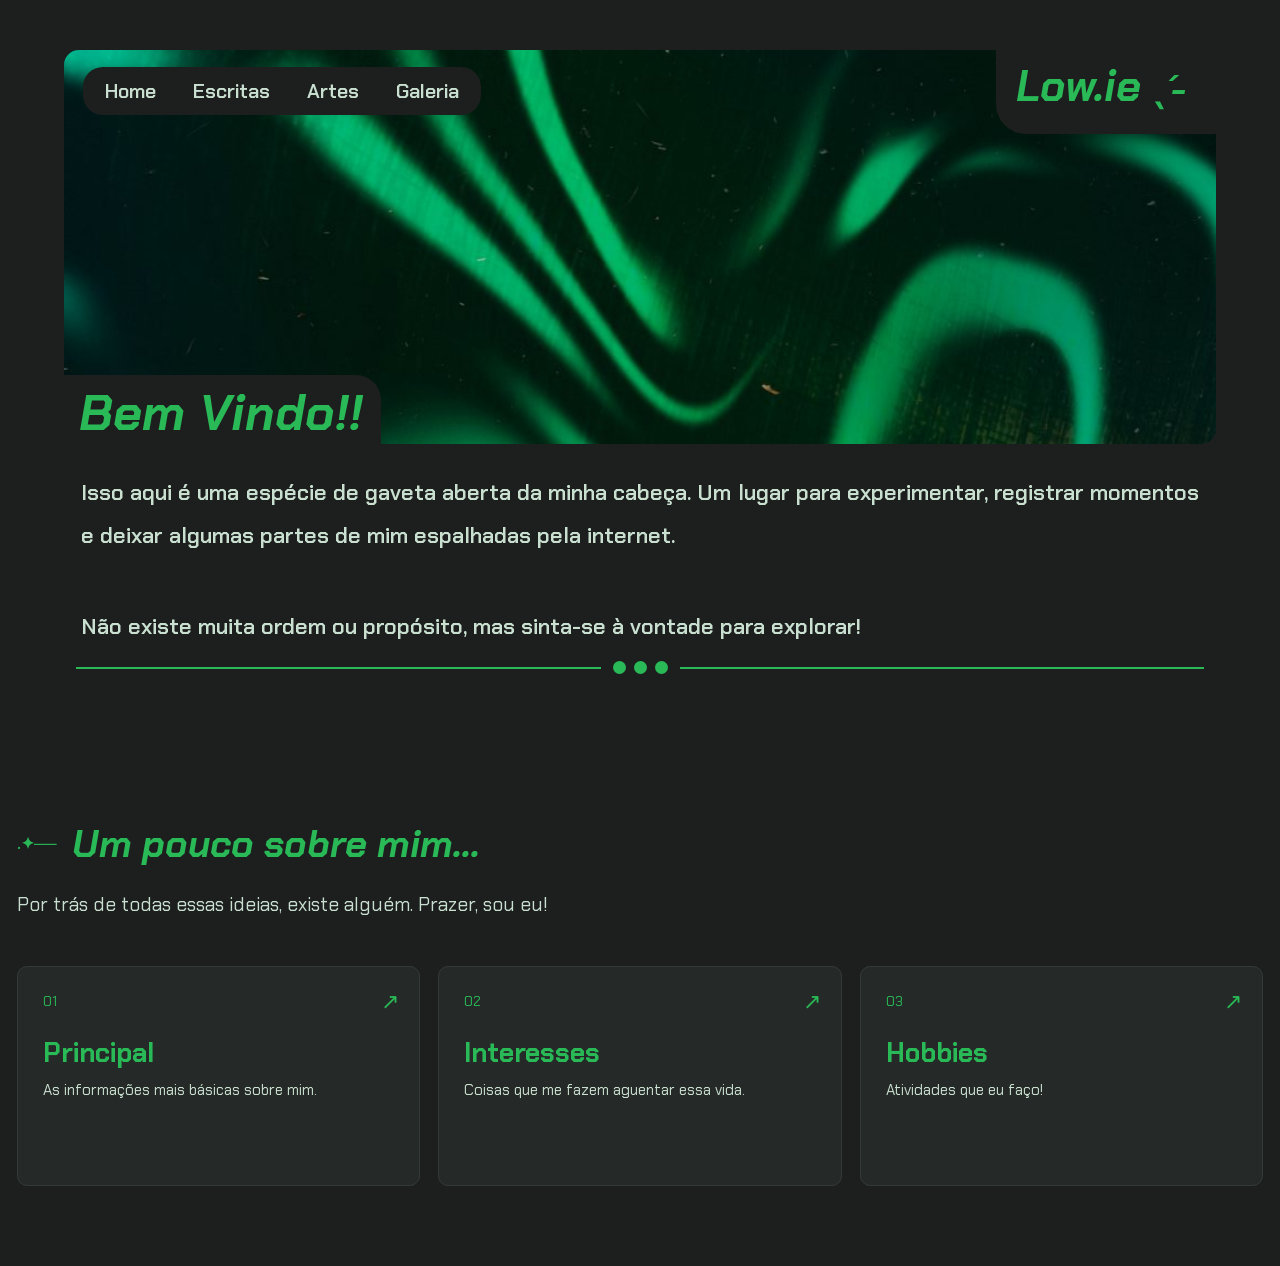
<file: index.html>
<!DOCTYPE html>
<html lang="pt-br">

<head>
    <meta charset="UTF-8">
    <meta name="viewport" content="width=device-width, initial-scale=1.0">

    <title>Low.ie - Meu Cantinho</title>

    <!-- Fonte -->
    <link rel="preconnect" href="https://fonts.googleapis.com">
    <link rel="preconnect" href="https://fonts.gstatic.com" crossorigin>
    <link href="https://fonts.googleapis.com/css2?family=Chakra+Petch:wght@400;500;600;700&display=swap" rel="stylesheet">

    <!-- CSS -->
    <link rel="stylesheet" href="css/main.css">
</head>

<body>

    <main class="container">

        <!-- Cabeçalho e Banner -->
        <header class="cabecalho">

            <div class="banner">

                <!-- Navegação -->
                <nav class="navegacao">
                    <a href="index.html" aria-current="page">Home</a>
                    <a href="escritas.html">Escritas</a>
                    <a href="artes.html">Artes</a>
                    <a href="galeria.html">Galeria</a>
                </nav>

                <!-- Identidade -->
                <div class="logo">
                    <span>Low.ie</span>
                    <span class="detalhe-logo">ˎˊ-</span>
                </div>

                <!-- Título -->
                <h1 class="titulo-banner">Bem Vindo!!</h1>

            </div>

        </header>

        <!-- Apresentação -->
        <section class="apresentacao">

            <p>
                Isso aqui é uma espécie de gaveta aberta da minha cabeça.
                Um lugar para experimentar, registrar momentos e deixar
                algumas partes de mim espalhadas pela internet.
            </p>

            <p class="convite">
                Não existe muita ordem ou propósito, mas sinta-se à
                vontade para explorar!
            </p>

        </section>

        <!-- Divisor decorativo -->
        <div class="divisor">

            <div class="linha"></div>

            <div class="pontos">
                <span></span>
                <span></span>
                <span></span>
            </div>

        </div>

    </main>

    <!-- Nova seção -->
    <section class="secao-conteudo revelar">

        <div class="secao-titulo">
            <span class="numero">.✦── </span>
            <h2>Um pouco sobre mim...</h2>
        </div>

        <p class="descricao-secao">
            Por trás de todas essas ideias, existe alguém. Prazer, sou eu!
        </p>

        <div class="conteudo-categorias">

            <button type="button" class="categoria" data-modal="modais/principal.html">
                <span>01</span>
                <h3>Principal</h3>
                <p>As informações mais básicas sobre mim.</p>
                <span class="seta">↗</span>
            </button>

            <button type="button" class="categoria" data-modal="modais/interesses.html">
                <span>02</span>
                <h3>Interesses</h3>
                <p>Coisas que me fazem aguentar essa vida. </p>
                <span class="seta">↗</span>
            </button>

            <button type="button" class="categoria" data-modal="modais/hobbies.html">
                <span>03</span>
                <h3>Hobbies</h3>
                <p>Atividades que eu faço!</p>
                <span class="seta">↗</span>
            </button>

        </div>

    </section>

    <dialog class="janela-categoria" id="janela-categoria" aria-labelledby="titulo-janela">
        <div class="janela-cabecalho">
            <h2 id="titulo-janela">Categoria</h2>
            <button type="button" class="fechar-janela" aria-label="Fechar janela">×</button>
        </div>
        <iframe class="janela-corpo" id="corpo-janela" title="Conteúdo da categoria" src="about:blank"></iframe>
    </dialog>

    <script type="module" src="js/main.js"></script>

</body>

</html>
</file>
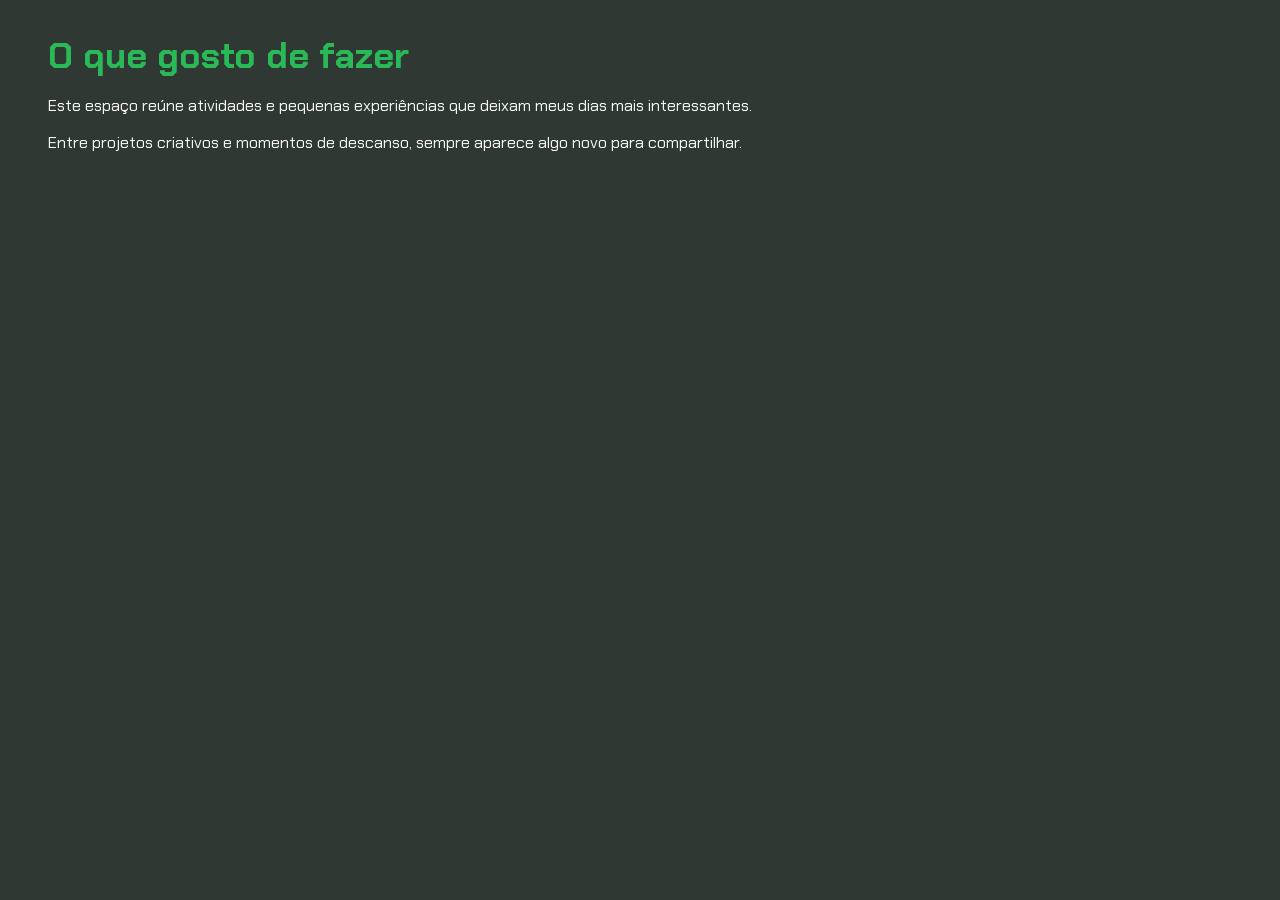
<file: modais/hobbies.html>
<!DOCTYPE html>
<html lang="pt-br">

<head>
    <meta charset="UTF-8">
    <meta name="viewport" content="width=device-width, initial-scale=1.0">
    <link href="https://fonts.googleapis.com/css2?family=Chakra+Petch:wght@400;500;600;700&display=swap" rel="stylesheet">
    <link rel="stylesheet" href="modal.css">
</head>

<body>
    <main>
        <h1>O que gosto de fazer</h1>
        <p>Este espaço reúne atividades e pequenas experiências que deixam meus dias mais interessantes.</p>
        <p>Entre projetos criativos e momentos de descanso, sempre aparece algo novo para compartilhar.</p>
    </main>
</body>

</html>
</file>
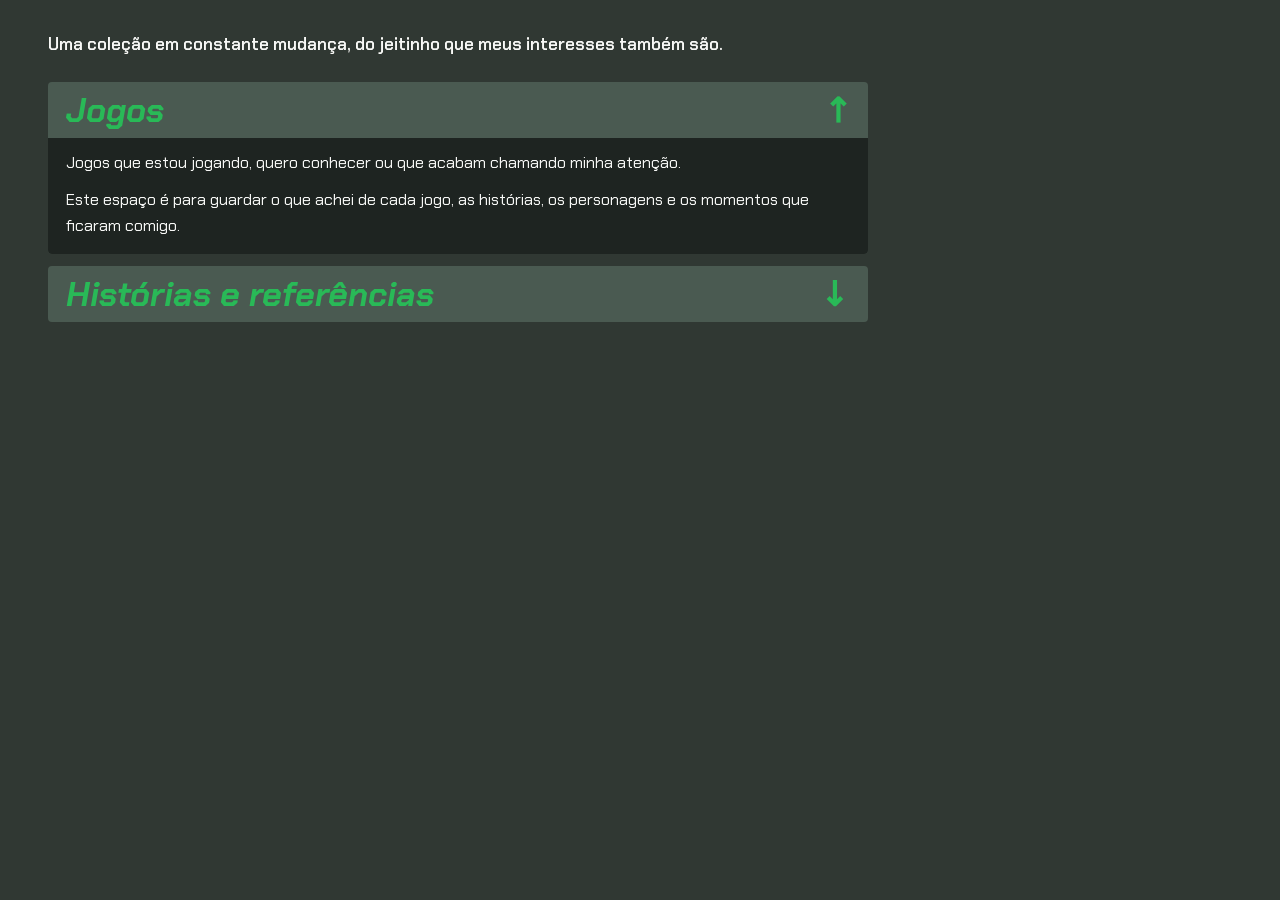
<file: modais/interesses.html>
<!DOCTYPE html>
<html lang="pt-br">

<head>
    <meta charset="UTF-8">
    <meta name="viewport" content="width=device-width, initial-scale=1.0">
    <link href="https://fonts.googleapis.com/css2?family=Chakra+Petch:wght@400;500;600;700&display=swap" rel="stylesheet">
    <link rel="stylesheet" href="modal.css">
</head>

<body>
    <main class="interesses">
        <p class="interesses-intro">Uma coleção em constante mudança, do jeitinho que meus interesses também são.</p>

        <section class="lista-interesses" aria-label="Tópicos de interesse">
            <details class="topico-interesse" name="topicos-interesse" open>
                <summary>Jogos</summary>
                <div class="topico-conteudo">
                    <p>Jogos que estou jogando, quero conhecer ou que acabam chamando minha atenção.</p>
                    <p>Este espaço é para guardar o que achei de cada jogo, as histórias, os personagens e os momentos que ficaram comigo.</p>
                </div>
            </details>

            <details class="topico-interesse" name="topicos-interesse">
                <summary>Histórias e referências</summary>
                <div class="topico-conteudo">
                    <p>Assuntos, histórias e referências que gosto de acompanhar e que acabam inspirando minhas ideias.</p>
                    <p>Como meus interesses estão sempre mudando, este tópico pode ganhar novas descobertas com o tempo.</p>
                </div>
            </details>
        </section>
    </main>
</body>
</html>
</file>
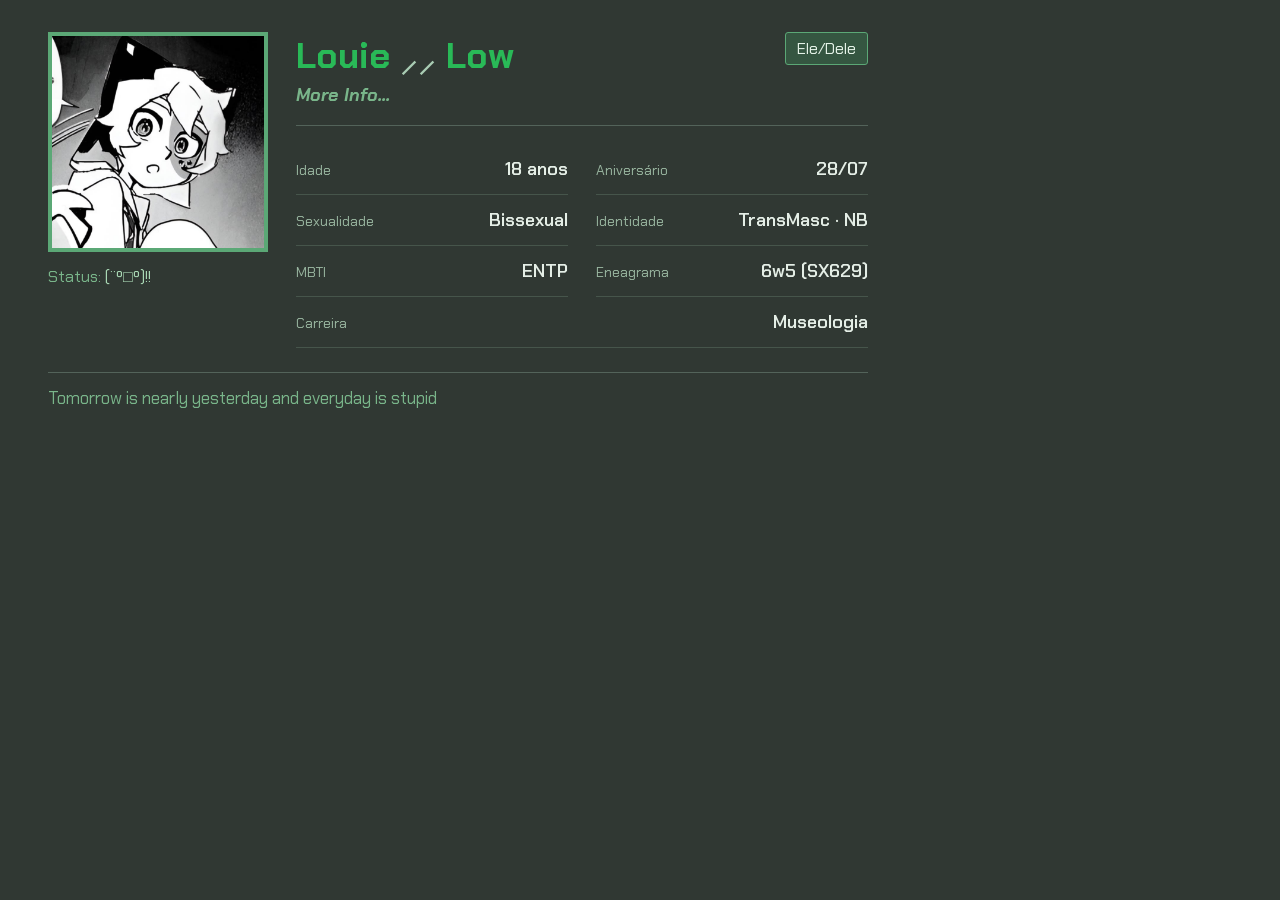
<file: modais/principal.html>
<!DOCTYPE html>
<html lang="pt-br">

<head>
    <meta charset="UTF-8">
    <meta name="viewport" content="width=device-width, initial-scale=1.0">
    <link href="https://fonts.googleapis.com/css2?family=Chakra+Petch:wght@400;500;600;700&display=swap" rel="stylesheet">
    <link rel="stylesheet" href="modal.css">
</head>

<body>
    <main>
        <section class="perfil-layout">
            <div class="perfil-coluna-foto">
                <img class="perfil-imagem" src="../assets/img/perfil.jpe" alt="Imagem de perfil do Louie">
                <p class="perfil-status"><span>Status:</span> (¨º□º)!!</p>
            </div>

            <div class="perfil-conteudo">
                <header class="perfil-cabecalho">
                    <div>
                        <h1>Louie <span>⸝⸝</span> Low</h1>
                        <p class="perfil-subtitulo">More Info...</p>
                    </div>
                    <span class="perfil-pronomes">Ele/Dele</span>
                </header>

                <section class="perfil-dados" aria-label="Informações pessoais">
                    <div class="perfil-dado">
                        <span>Idade</span>
                        <strong>18 anos</strong>
                    </div>
                    <div class="perfil-dado">
                        <span>Aniversário</span>
                        <strong>28/07</strong>
                    </div>
                    <div class="perfil-dado">
                        <span>Sexualidade</span>
                        <strong>Bissexual</strong>
                    </div>
                    <div class="perfil-dado">
                        <span>Identidade</span>
                        <strong>TransMasc · NB</strong>
                    </div>
                    <div class="perfil-dado">
                        <span>MBTI</span>
                        <strong>ENTP</strong>
                    </div>
                    <div class="perfil-dado">
                        <span>Eneagrama</span>
                        <strong>6w5 (SX629)</strong>
                    </div>
                    <div class="perfil-dado perfil-dado-largo">
                        <span>Carreira</span>
                        <strong>Museologia</strong>
                    </div>
                </section>
            </div>
        </section>

        <footer class="perfil-rodape">
            <blockquote>Tomorrow is nearly yesterday and everyday is stupid</blockquote>
        </footer>
    </main>
</body>

</html>
</file>
<file: css/main.css>
@import url("./base.css");
@import url("./home.css");
@import url("./category-modal.css");
@import url("./reveal.css");
</file>
<file: modais/modal.css>
* {
    box-sizing: border-box;
}

html {
    background: #f7f8f6;
}

body {
    min-height: 100vh;
    margin: 0;
    padding: 32px clamp(22px, 5vw, 48px);
    background: #303833;
    color: #f7f8f6;
    font-family: 'Chakra Petch', sans-serif;
}

main {
    max-width: 820px;
}

h1 {
    margin: 0;
    color: #29b957;
    font-size: clamp(25px, 5vw, 36px);
    font-weight: 700;
}

.perfil-layout {
    display: grid;
    grid-template-columns: minmax(160px, 220px) minmax(0, 1fr);
    align-items: start;
    gap: 28px;
}

.perfil-coluna-foto {
    display: flex;
    flex-direction: column;
    gap: 14px;
}

.perfil-imagem {
    display: block;
    width: 100%;
    aspect-ratio: 1;
    border: 4px solid #5ba876;
    object-fit: cover;
    object-position: center;
}

.perfil-conteudo {
    min-width: 0;
}

.perfil-cabecalho {
    display: flex;
    align-items: flex-start;
    justify-content: space-between;
    gap: 16px;
    margin-bottom: 18px;
    padding-bottom: 18px;
    border-bottom: 1px solid #53635a;
}

.perfil-cabecalho h1 span {
    color: #a9cdb4;
    font-weight: 400;
}

.perfil-subtitulo {
    margin: 4px 0 0;
    color: #79b58a;
    font-size: 18px;
    font-style: italic;
    font-weight: 700;
}

.perfil-pronomes {
    flex: 0 0 auto;
    padding: 5px 11px;
    border: 1px solid #5ba876;
    border-radius: 3px;
    background: #355641;
    color: #e4f2e7;
    font-size: 16px;
}

.perfil-dados {
    display: grid;
    grid-template-columns: repeat(2, minmax(0, 1fr));
    gap: 0 28px;
}

.perfil-dado {
    display: flex;
    align-items: baseline;
    justify-content: space-between;
    gap: 14px;
    padding: 13px 0;
    border-bottom: 1px solid #46554b;
}

.perfil-dado span {
    color: #9ab7a1;
    font-size: 14px;
}

.perfil-dado strong {
    color: #e4eee6;
    font-size: 18px;
    font-weight: 600;
    text-align: right;
}

.perfil-dado-largo {
    grid-column: 1 / -1;
}

.perfil-rodape {
    margin-top: 24px;
}

.perfil-status {
    margin: 0;
    color: #a9d8b5;
    font-size: 16px;
}

.perfil-status span {
    color: #79b58a;
}

blockquote {
    margin: 0;
    padding: 12px 0 0;
    border-top: 1px solid #53635a;
    color: #79b58a;
    font-size: 17px;
    line-height: 1.6;
}

.interesses h1 {
    margin-bottom: 12px;
    color: #f7f8f6;
    font-size: clamp(20px, 3.5vw, 27px);
}

.interesses-intro {
    margin: 0 0 24px;
    font-size: 17px;
    font-weight: 600;
    line-height: 1.5;
}

.lista-interesses {
    display: grid;
    gap: 12px;
}

.topico-interesse {
    overflow: hidden;
    border-radius: 4px;
    background: #4a5a51;
}

.topico-interesse summary {
    display: flex;
    align-items: center;
    justify-content: space-between;
    min-height: 52px;
    padding: 6px 18px;
    color: #29b957;
    font-size: clamp(23px, 4vw, 34px);
    font-style: italic;
    font-weight: 700;
    cursor: pointer;
    list-style: none;
}

.topico-interesse summary::-webkit-details-marker {
    display: none;
}

.topico-interesse summary::after {
    content: "↗";
    font-size: 34px;
    font-style: normal;
    line-height: 1;
    transform: rotate(135deg);
    transition: transform 180ms ease;
}

.topico-interesse[open] summary::after {
    transform: rotate(315deg);
}

.topico-interesse summary:focus-visible {
    outline: 2px solid #8ce2a5;
    outline-offset: -4px;
}

.topico-conteudo {
    max-height: 180px;
    overflow-y: auto;
    padding: 12px 18px 16px;
    background: #1e2421;
    color: #f7f8f6;
    overscroll-behavior: contain;
    scrollbar-color: #29b957 #303833;
}

.topico-conteudo p {
    margin: 0 0 12px;
    line-height: 1.6;
}

.topico-conteudo p:last-child {
    margin-bottom: 0;
}

@media (max-width: 640px) {
    body {
        padding: 28px 22px;
    }

    .perfil-layout {
        grid-template-columns: 1fr;
        gap: 22px;
    }

    .perfil-imagem {
        width: min(220px, 70vw);
        margin: 0 auto;
    }

    .perfil-status {
        text-align: center;
    }

    .perfil-cabecalho {
        margin-bottom: 20px;
    }

    .perfil-pronomes {
        font-size: 14px;
    }

    .perfil-dados {
        grid-template-columns: 1fr;
    }

    .perfil-dado-largo {
        grid-column: auto;
    }

    .perfil-rodape {
        margin-top: 18px;
    }
}
</file>
